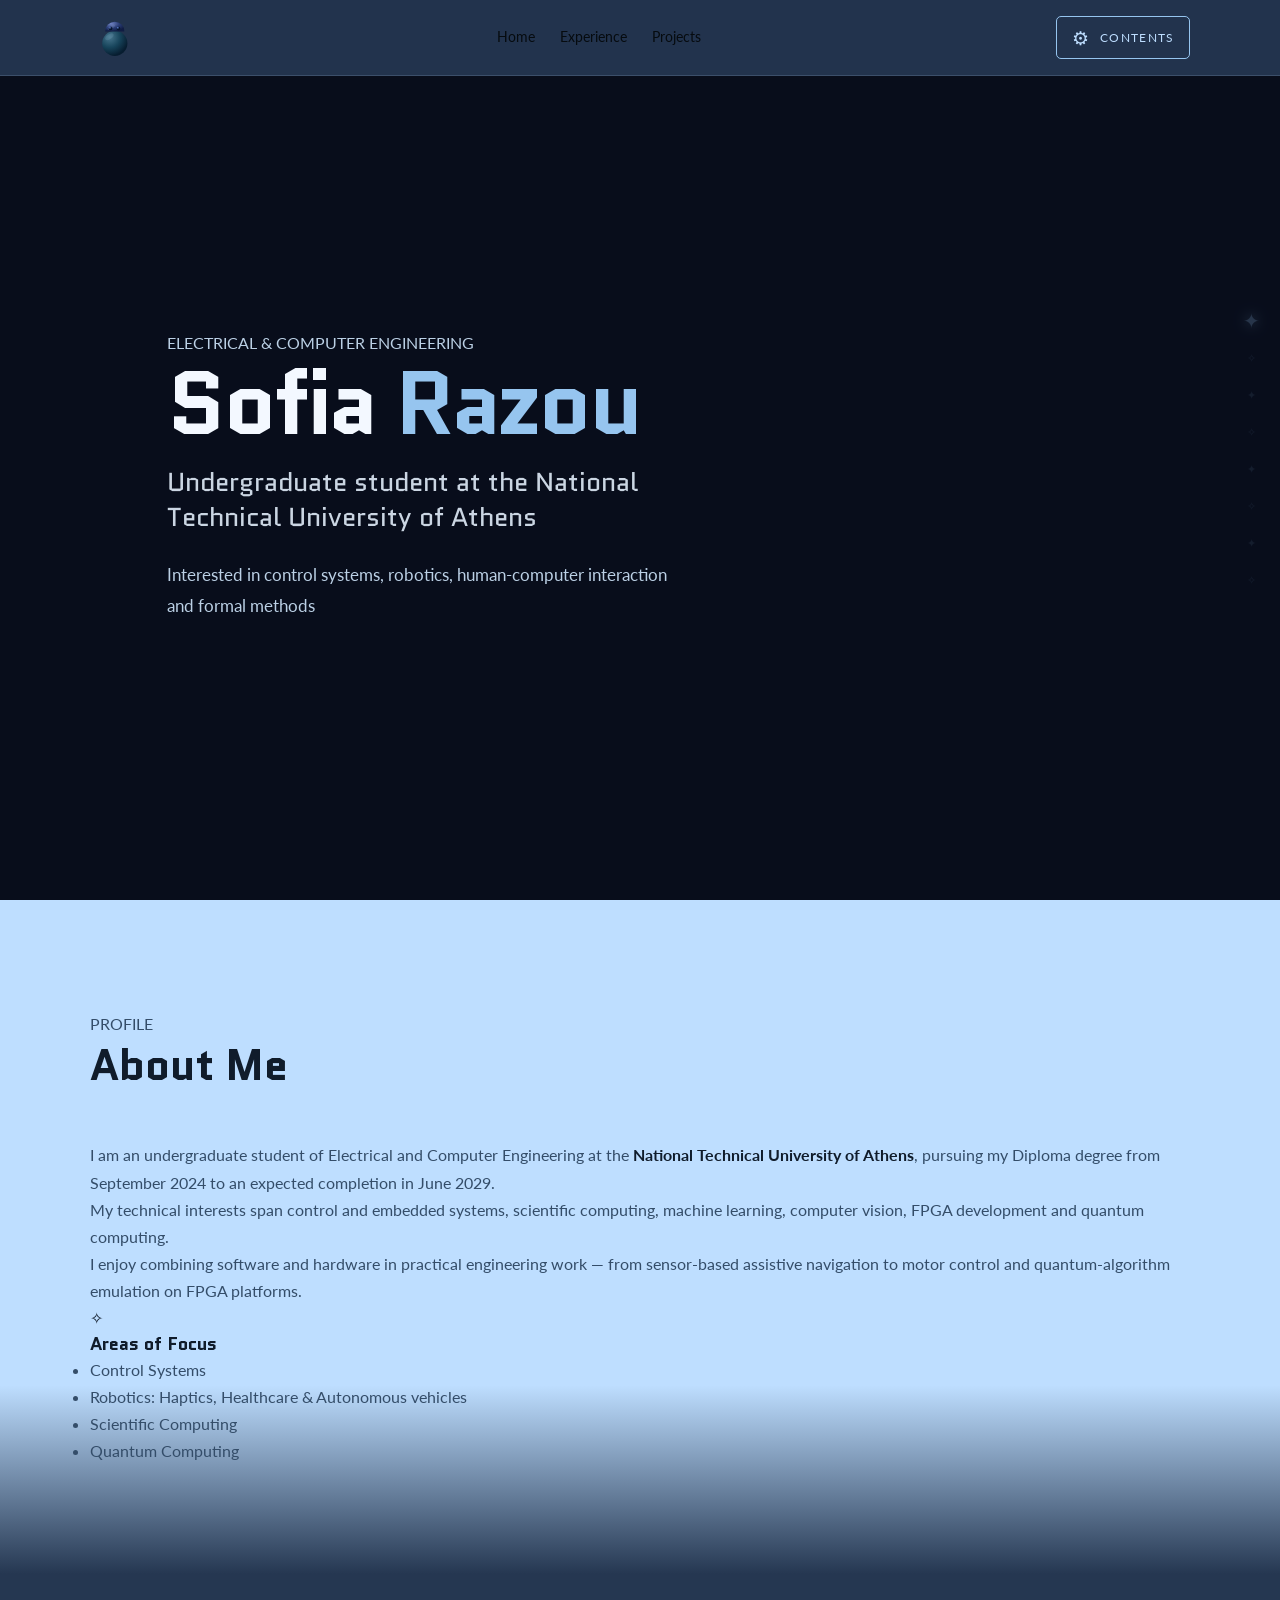
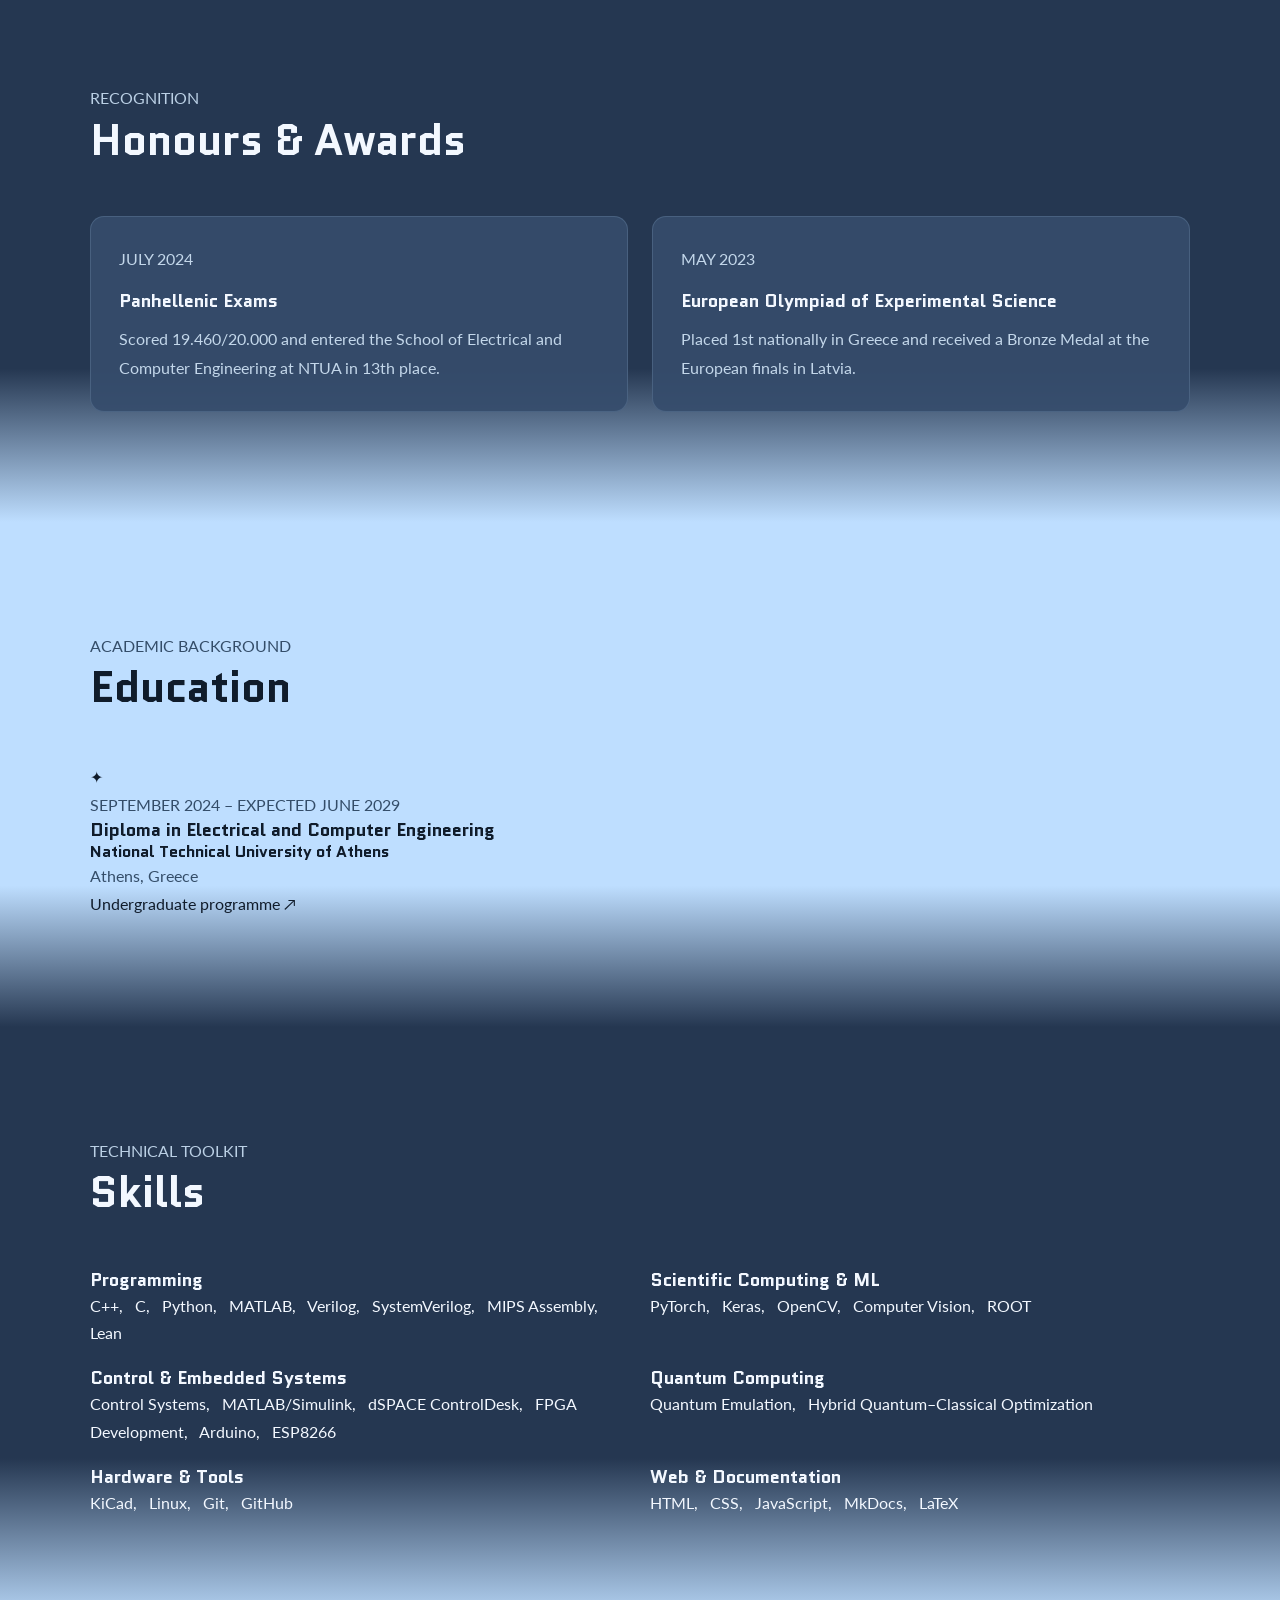
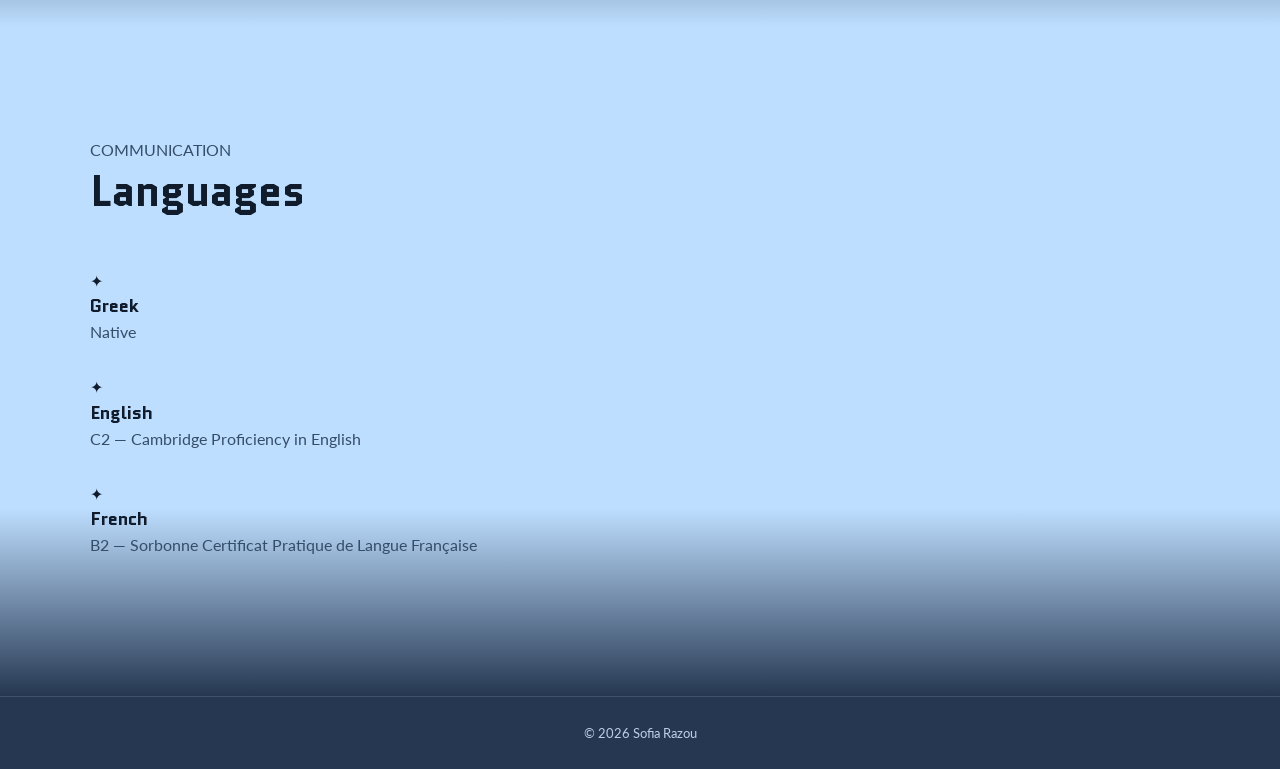
<file: index.html>
<!DOCTYPE html>
<html lang="en">
<head>
  <meta charset="UTF-8">
  <meta name="viewport" content="width=device-width, initial-scale=1.0">
  <meta name="description" content="Sofia Razou — Electrical and Computer Engineering student at NTUA.">
  <title>Sofia Razou | Home</title>
  <link rel="preconnect" href="https://fonts.googleapis.com">
  <link rel="preconnect" href="https://fonts.gstatic.com" crossorigin>
  <link href="https://fonts.googleapis.com/css2?family=Quantico:wght@400;700&family=Lato:wght@300;400;700&display=swap" rel="stylesheet">
  <link rel="stylesheet" href="style.css">
</head>
<body>
  <header class="navbar">
    <a class="logo robot-logo" href="index.html" aria-label="Sofia Razou — Home">
      <svg class="robot-mascot" viewBox="0 0 80 80" xmlns="http://www.w3.org/2000/svg" aria-hidden="true">
        <defs>
          <radialGradient id="bodyMetal" cx="30%" cy="25%" r="75%">
            <stop offset="0%" stop-color="#47758D"/>
            <stop offset="55%" stop-color="#17445B"/>
            <stop offset="100%" stop-color="#071D30"/>
          </radialGradient>
          <radialGradient id="headMetal" cx="30%" cy="20%" r="80%">
            <stop offset="0%" stop-color="#7184C4"/>
            <stop offset="55%" stop-color="#293C75"/>
            <stop offset="100%" stop-color="#101C43"/>
          </radialGradient>
          <radialGradient id="eyeMetal" cx="30%" cy="25%">
            <stop offset="0%" stop-color="#5576C4"/>
            <stop offset="100%" stop-color="#07152F"/>
          </radialGradient>
        </defs>
        <circle cx="38" cy="49" r="21" fill="url(#bodyMetal)"/>
        <ellipse cx="29" cy="38" rx="8" ry="4" fill="#9CC9E4" opacity=".15" transform="rotate(-35 29 38)"/>
        <path d="M22 29 A16 16 0 0 1 54 29 Z" fill="url(#headMetal)"/>
        <ellipse cx="32" cy="22" rx="7" ry="3" fill="#D0DCFF" opacity=".12" transform="rotate(-30 32 22)"/>
        <circle cx="31" cy="24" r="3.1" fill="url(#eyeMetal)"/>
        <circle cx="44" cy="24" r="3.1" fill="url(#eyeMetal)"/>
      </svg>
    </a>
    <nav class="nav-links" aria-label="Main navigation">
      <a href="index.html" aria-current="page" class="active">Home</a>
      <a href="experience.html" >Experience</a>
      <a href="projects.html" >Projects</a>
    </nav>
    <div class="contents-wrapper">
      <button class="contents-btn" id="contentsBtn" aria-expanded="false" aria-controls="contentsMenu">
        <span class="gear-icon">⚙</span> CONTENTS
      </button>
      <nav class="contents-menu" id="contentsMenu" hidden aria-label="Page contents">
        <a href="#about">About Me</a>
        <a href="#honours">Honours & Awards</a>
        <a href="#education">Education</a>
        <a href="#skills">Skills</a>
        <a href="#languages">Languages</a>
      </nav>
    </div>
  </header>

  <aside class="scroll-stars" id="scrollStars" aria-hidden="true">
    <span class="scroll-star">✦</span><span class="scroll-star">✧</span>
    <span class="scroll-star">✦</span><span class="scroll-star">✧</span>
    <span class="scroll-star">✦</span><span class="scroll-star">✧</span>
    <span class="scroll-star">✦</span><span class="scroll-star">✧</span>
  </aside>
  <main>

    <!-- HERO -->
    <section class="hero section dark-section" id="home">
      <div class="hero-video-container">
        <video class="hero-video" autoplay muted loop playsinline preload="auto">
          <source src="roller.mp4" type="video/mp4">
        </video>
      </div>
      <div class="section-container hero-content">
        <p class="eyebrow">ELECTRICAL &amp; COMPUTER ENGINEERING</p>
        <h1>Sofia <span>Razou</span></h1>
        <h2>Undergraduate student at the National Technical University of Athens</h2>
        <p class="hero-description">Interested in control systems, robotics, human-computer interaction and formal methods</p>
      </div>
    </section>

    <!-- ABOUT -->
    <section class="section light-section" id="about">
      <div class="section-container">
        <p class="section-kicker">PROFILE</p>
        <h2 class="section-title">About Me</h2>
        <div class="about-grid">
          <div class="prose">
            <p>I am an undergraduate student of Electrical and Computer Engineering at the <strong>National Technical University of Athens</strong>, pursuing my Diploma degree from September 2024 to an expected completion in June 2029.</p>
            <p>My technical interests span control and embedded systems, scientific computing, machine learning, computer vision, FPGA development and quantum computing.</p>
            <p>I enjoy combining software and hardware in practical engineering work — from sensor-based assistive navigation to motor control and quantum-algorithm emulation on FPGA platforms.</p>
          </div>
          <aside class="focus-panel">
            <span class="panel-star">✧</span>
            <h3>Areas of Focus</h3>
            <ul>
              <li>Control Systems</li>
              <li>Robotics: Haptics, Healthcare &amp; Autonomous vehicles</li>
              <li>Scientific Computing</li>
              <li>Quantum Computing</li>
            </ul>
          </aside>
        </div>
      </div>
    </section>

    <!-- HONOURS & AWARDS -->
    <section class="section dark-section" id="honours">
      <div class="section-container">
        <p class="section-kicker">RECOGNITION</p>
        <h2 class="section-title">Honours &amp; Awards</h2>
        <div class="cards-grid">
          <article class="info-card">
            <p class="date-label">JULY 2024</p>
            <h3>Panhellenic Exams</h3>
            <p>Scored 19.460/20.000 and entered the School of Electrical and Computer Engineering at NTUA in 13th place.</p>
          </article>
          <article class="info-card">
            <p class="date-label">MAY 2023</p>
            <h3>European Olympiad of Experimental Science</h3>
            <p>Placed 1st nationally in Greece and received a Bronze Medal at the European finals in Latvia.</p>
          </article>
        </div>
      </div>
    </section>

    <!-- EDUCATION -->
    <section class="section light-section" id="education">
      <div class="section-container">
        <p class="section-kicker">ACADEMIC BACKGROUND</p>
        <h2 class="section-title">Education</h2>
        <div class="timeline compact-timeline">
          <article class="timeline-item">
            <span class="timeline-star">✦</span>
            <div class="timeline-card">
              <p class="date-label">SEPTEMBER 2024 – EXPECTED JUNE 2029</p>
              <h3>Diploma in Electrical and Computer Engineering</h3>
              <h4>National Technical University of Athens</h4>
              <p class="location">Athens, Greece</p>
              <a class="text-link" href="https://www.ece.ntua.gr/en/undergraduate/info" target="_blank" rel="noopener noreferrer">Undergraduate programme ↗</a>
            </div>
          </article>
        </div>
      </div>
    </section>

    <!-- SKILLS -->
<!-- SKILLS -->
<section class="section dark-section" id="skills">
    <div class="section-container">
        <p class="section-kicker">TECHNICAL TOOLKIT</p>
        <h2 class="section-title">Skills</h2>

        <div class="skills-grid">

            <article class="skill-group">
                <h3>Programming</h3>
                <div class="tags">
                    C++, &nbsp; C, &nbsp; Python, &nbsp; MATLAB, &nbsp;
                    Verilog, &nbsp; SystemVerilog, &nbsp; MIPS Assembly, &nbsp; Lean
                </div>
            </article>

            <article class="skill-group">
                <h3>Scientific Computing &amp; ML</h3>
                <div class="tags">
                    PyTorch, &nbsp; Keras, &nbsp; OpenCV, &nbsp;
                    Computer Vision, &nbsp; ROOT
                </div>
            </article>

            <article class="skill-group">
                <h3>Control &amp; Embedded Systems</h3>
                <div class="tags">
                    Control Systems, &nbsp; MATLAB/Simulink, &nbsp;
                    dSPACE ControlDesk, &nbsp; FPGA Development, &nbsp;
                    Arduino, &nbsp; ESP8266
                </div>
            </article>

            <article class="skill-group">
                <h3>Quantum Computing</h3>
                <div class="tags">
                    Quantum Emulation, &nbsp;
                    Hybrid Quantum–Classical Optimization
                </div>
            </article>

            <article class="skill-group">
                <h3>Hardware &amp; Tools</h3>
                <div class="tags">
                    KiCad, &nbsp; Linux, &nbsp; Git, &nbsp; GitHub
                </div>
            </article>

            <article class="skill-group">
                <h3>Web &amp; Documentation</h3>
                <div class="tags">
                    HTML, &nbsp; CSS, &nbsp; JavaScript, &nbsp;
                    MkDocs, &nbsp; LaTeX
                </div>
            </article>

        </div>
    </div>
</section>

    <!-- LANGUAGES -->
    <section class="section light-section" id="languages">
      <div class="section-container">
        <p class="section-kicker">COMMUNICATION</p>
        <h2 class="section-title">Languages</h2>
        <div class="timeline language-timeline">
          <article class="timeline-item"><span class="timeline-star">✦</span><div class="timeline-card language-card"><h3>Greek</h3><p>Native</p></div></article>
          <article class="timeline-item"><span class="timeline-star">✦</span><div class="timeline-card language-card"><h3>English</h3><p>C2 — Cambridge Proficiency in English</p></div></article>
          <article class="timeline-item"><span class="timeline-star">✦</span><div class="timeline-card language-card"><h3>French</h3><p>B2 — Sorbonne Certificat Pratique de Langue Française</p></div></article>
        </div>
      </div>
    </section>

  </main>
  <footer class="footer">
    <p>© <span id="year"></span> Sofia Razou</p>
  </footer>
  <script src="script.js"></script>
</body>
</html>
</file>
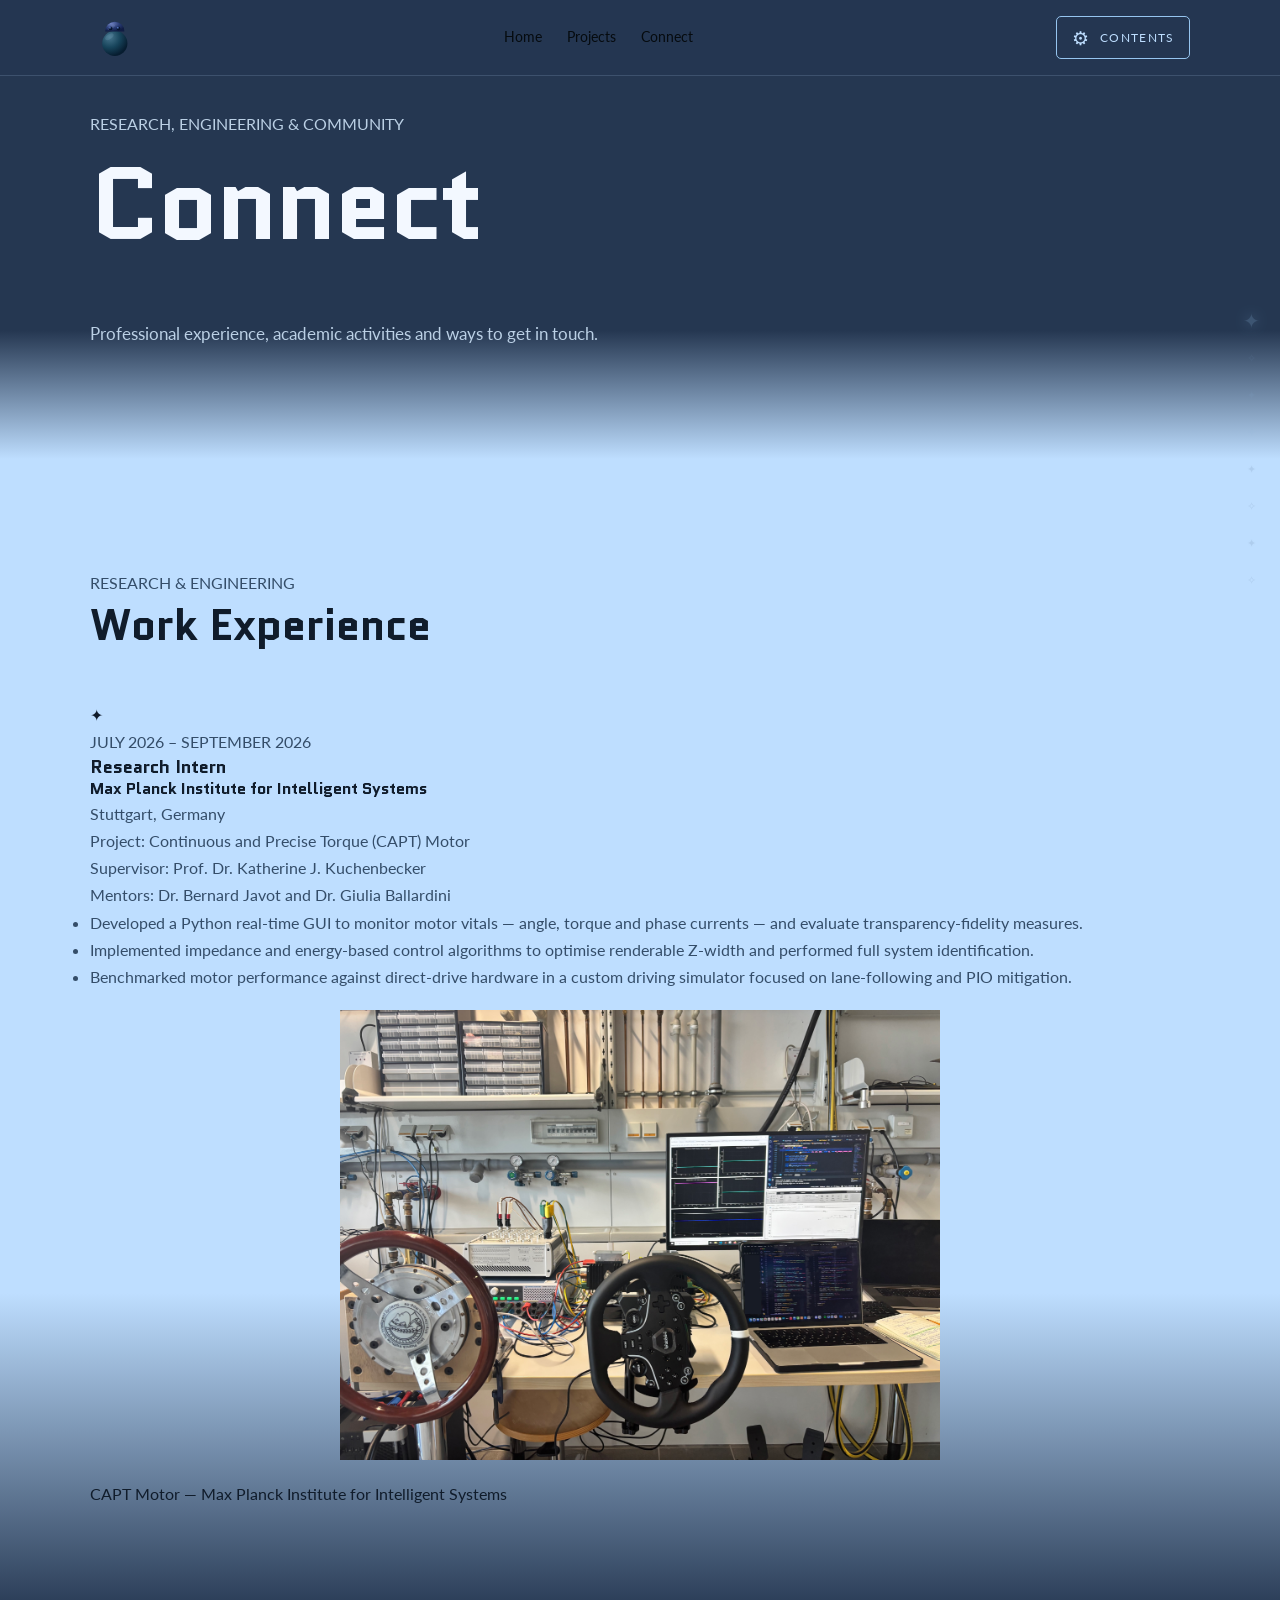
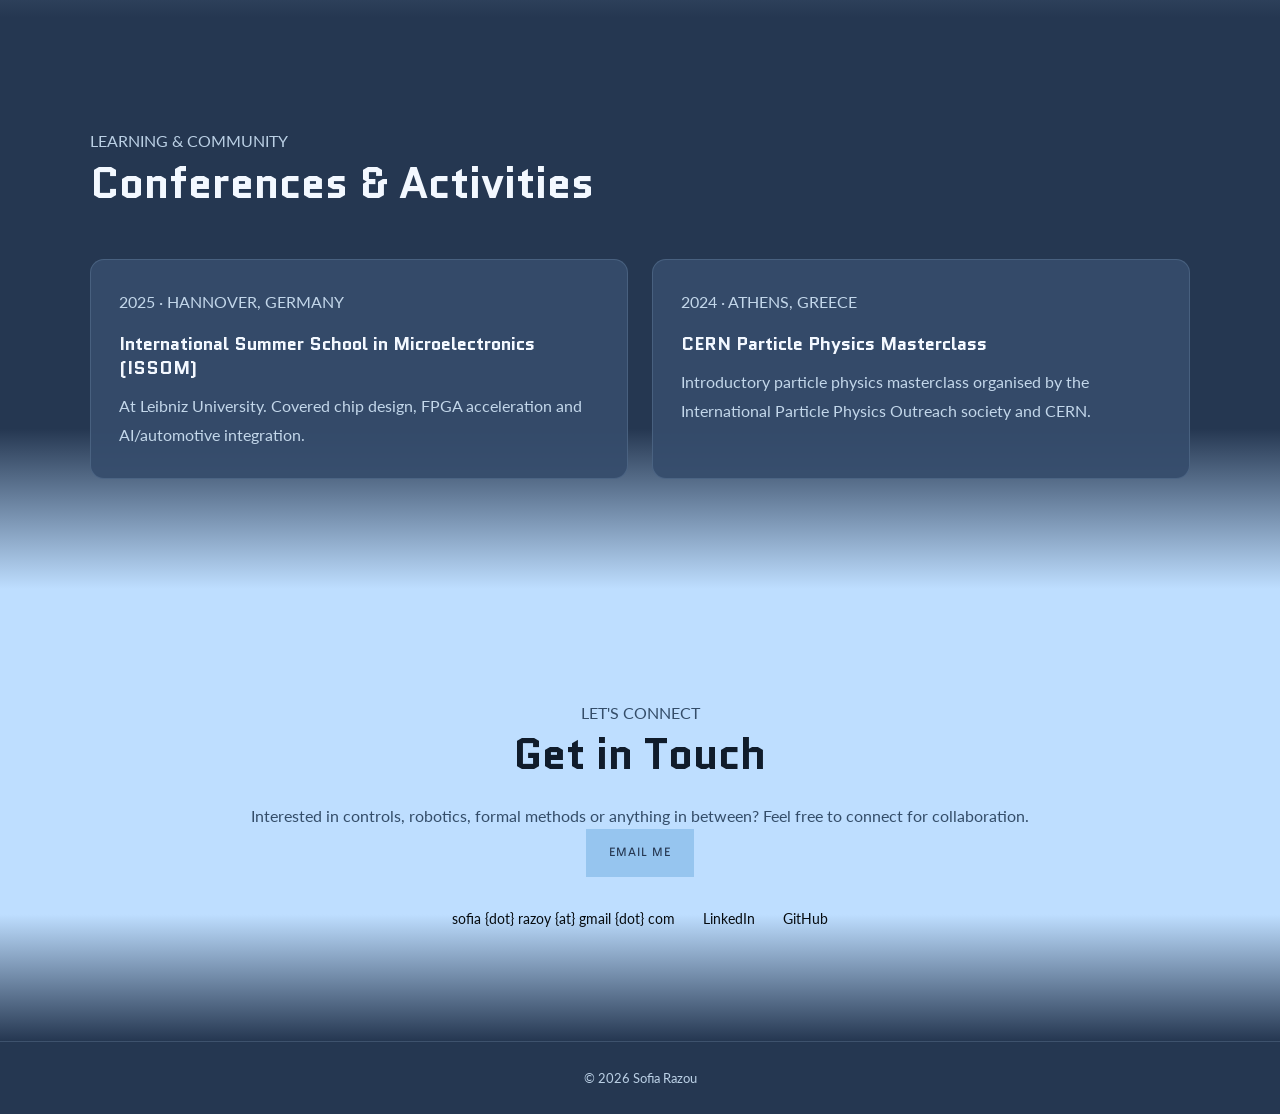
<file: connect.html>
<!DOCTYPE html>
<html lang="en">
<head>
  <meta charset="UTF-8">
  <meta name="viewport" content="width=device-width, initial-scale=1.0">
  <meta name="description" content="Sofia Razou — Electrical and Computer Engineering student at NTUA.">
  <title>Sofia Razou | Experience</title>
  <link rel="preconnect" href="https://fonts.googleapis.com">
  <link rel="preconnect" href="https://fonts.gstatic.com" crossorigin>
  <link href="https://fonts.googleapis.com/css2?family=Quantico:wght@400;700&family=Lato:wght@300;400;700&display=swap" rel="stylesheet">
  <link rel="stylesheet" href="style.css">
</head>
<body>
  <header class="navbar">
    <a class="logo robot-logo" href="index.html" aria-label="Sofia Razou — Home">
      <svg class="robot-mascot" viewBox="0 0 80 80" xmlns="http://www.w3.org/2000/svg" aria-hidden="true">
        <defs>
          <radialGradient id="bodyMetal" cx="30%" cy="25%" r="75%">
            <stop offset="0%" stop-color="#47758D"/>
            <stop offset="55%" stop-color="#17445B"/>
            <stop offset="100%" stop-color="#071D30"/>
          </radialGradient>
          <radialGradient id="headMetal" cx="30%" cy="20%" r="80%">
            <stop offset="0%" stop-color="#7184C4"/>
            <stop offset="55%" stop-color="#293C75"/>
            <stop offset="100%" stop-color="#101C43"/>
          </radialGradient>
          <radialGradient id="eyeMetal" cx="30%" cy="25%">
            <stop offset="0%" stop-color="#5576C4"/>
            <stop offset="100%" stop-color="#07152F"/>
          </radialGradient>
        </defs>
        <circle cx="38" cy="49" r="21" fill="url(#bodyMetal)"/>
        <ellipse cx="29" cy="38" rx="8" ry="4" fill="#9CC9E4" opacity=".15" transform="rotate(-35 29 38)"/>
        <path d="M22 29 A16 16 0 0 1 54 29 Z" fill="url(#headMetal)"/>
        <ellipse cx="32" cy="22" rx="7" ry="3" fill="#D0DCFF" opacity=".12" transform="rotate(-30 32 22)"/>
        <circle cx="31" cy="24" r="3.1" fill="url(#eyeMetal)"/>
        <circle cx="44" cy="24" r="3.1" fill="url(#eyeMetal)"/>
      </svg>
    </a>
    <nav class="nav-links" aria-label="Main navigation">
      <a href="index.html" >Home</a>
      <a href="projects.html" >Projects</a>
      <a href="connect.html" aria-current="page" class="active">Connect</a>
    </nav>
    <div class="contents-wrapper">
      <button class="contents-btn" id="contentsBtn" aria-expanded="false" aria-controls="contentsMenu">
        <span class="gear-icon">⚙</span> CONTENTS
      </button>
      <nav class="contents-menu" id="contentsMenu" hidden aria-label="Page contents">
        <a href="#experience">Work Experience</a>
        <a href="#conferences">Conferences & Activities</a>
        <a href="#contact">Contact</a>
      </nav>
    </div>
  </header>

  <aside class="scroll-stars" id="scrollStars" aria-hidden="true">
    <span class="scroll-star">✦</span><span class="scroll-star">✧</span>
    <span class="scroll-star">✦</span><span class="scroll-star">✧</span>
    <span class="scroll-star">✦</span><span class="scroll-star">✧</span>
    <span class="scroll-star">✦</span><span class="scroll-star">✧</span>
  </aside>
  <main>

    <section class="section dark-section page-intro" id="connect">
      <div class="section-container">
        <p class="section-kicker">RESEARCH, ENGINEERING &amp; COMMUNITY</p>
        <h1 class="section-title">Connect</h1>
        <p class="hero-description">Professional experience, academic activities and ways to get in touch.</p>
      </div>
    </section>

    <!-- EXPERIENCE -->
    <section class="section light-section" id="experience">
      <div class="section-container">
        <p class="section-kicker">RESEARCH &amp; ENGINEERING</p>
        <h2 class="section-title">Work Experience</h2>
        <div class="timeline">
          <article class="timeline-item">
            <span class="timeline-star">✦</span>
            <div class="timeline-card">
              <p class="date-label">JULY 2026 – SEPTEMBER 2026</p>
              <h3>Research Intern</h3>
              <h4>Max Planck Institute for Intelligent Systems</h4>
              <p class="location">Stuttgart, Germany</p>
              <p class="project-label">Project: Continuous and Precise Torque (CAPT) Motor</p>
              <p>Supervisor: Prof. Dr. Katherine J. Kuchenbecker<br>Mentors: Dr. Bernard Javot and Dr. Giulia Ballardini</p>
              <ul class="detail-list">
                <li>Developed a Python real-time GUI to monitor motor vitals — angle, torque and phase currents — and evaluate transparency-fidelity measures.</li>
                <li>Implemented impedance and energy-based control algorithms to optimise renderable Z-width and performed full system identification.</li>
                <li>Benchmarked motor performance against direct-drive hardware in a custom driving simulator focused on lane-following and PIO mitigation.</li>
              </ul>
              <figure class="media-card">
                <img src="capt-motor.jpg" alt="CAPT Motor project at the Max Planck Institute" loading="lazy" style="width: min(100%, 600px); height: auto; display: block; margin: 20px auto;">
                <figcaption>CAPT Motor — Max Planck Institute for Intelligent Systems</figcaption>
              </figure>
            </div>
          </article>
        </div>
      </div>
    </section>

    <!-- CONFERENCES -->
    <section class="section dark-section" id="conferences">
      <div class="section-container">
        <p class="section-kicker">LEARNING &amp; COMMUNITY</p>
        <h2 class="section-title">Conferences &amp; Activities</h2>
        <div class="cards-grid">
          <article class="info-card">
            <p class="date-label">2025 · HANNOVER, GERMANY</p>
            <h3>International Summer School in Microelectronics (ISSOM)</h3>
            <p>At Leibniz University. Covered chip design, FPGA acceleration and AI/automotive integration.</p>
          </article>
          <article class="info-card">
            <p class="date-label">2024 · ATHENS, GREECE</p>
            <h3>CERN Particle Physics Masterclass</h3>
            <p>Introductory particle physics masterclass organised by the International Particle Physics Outreach society and CERN.</p>
          </article>
        </div>
      </div>
    </section>

    <!-- CONTACT -->
    <section class="section light-section contact-section" id="contact">
      <div class="section-container">
        <p class="section-kicker">LET'S CONNECT</p>
        <h2 class="section-title">Get in Touch</h2>
        <p class="contact-copy">Interested in controls, robotics, formal methods or anything in between? Feel free to connect for collaboration.</p>
        <a class="btn primary-btn" href="mailto:sofia.razoy@gmail.com">EMAIL ME</a>
        <div class="contact-links">
          <a href="mailto:sofia.razoy@gmail.com">sofia {dot} razoy {at} gmail {dot} com</a>
          <a href="https://www.linkedin.com/in/sofia-razou-997180332/" target="_blank" rel="noopener noreferrer">LinkedIn</a>
          <a href="https://github.com/SofieRazou" target="_blank" rel="noopener noreferrer">GitHub</a>
        </div>
      </div>
    </section>

  </main>
  <footer class="footer">
    <p>© <span id="year"></span> Sofia Razou</p>
  </footer>
  <script src="script.js"></script>
</body>
</html>
</file>
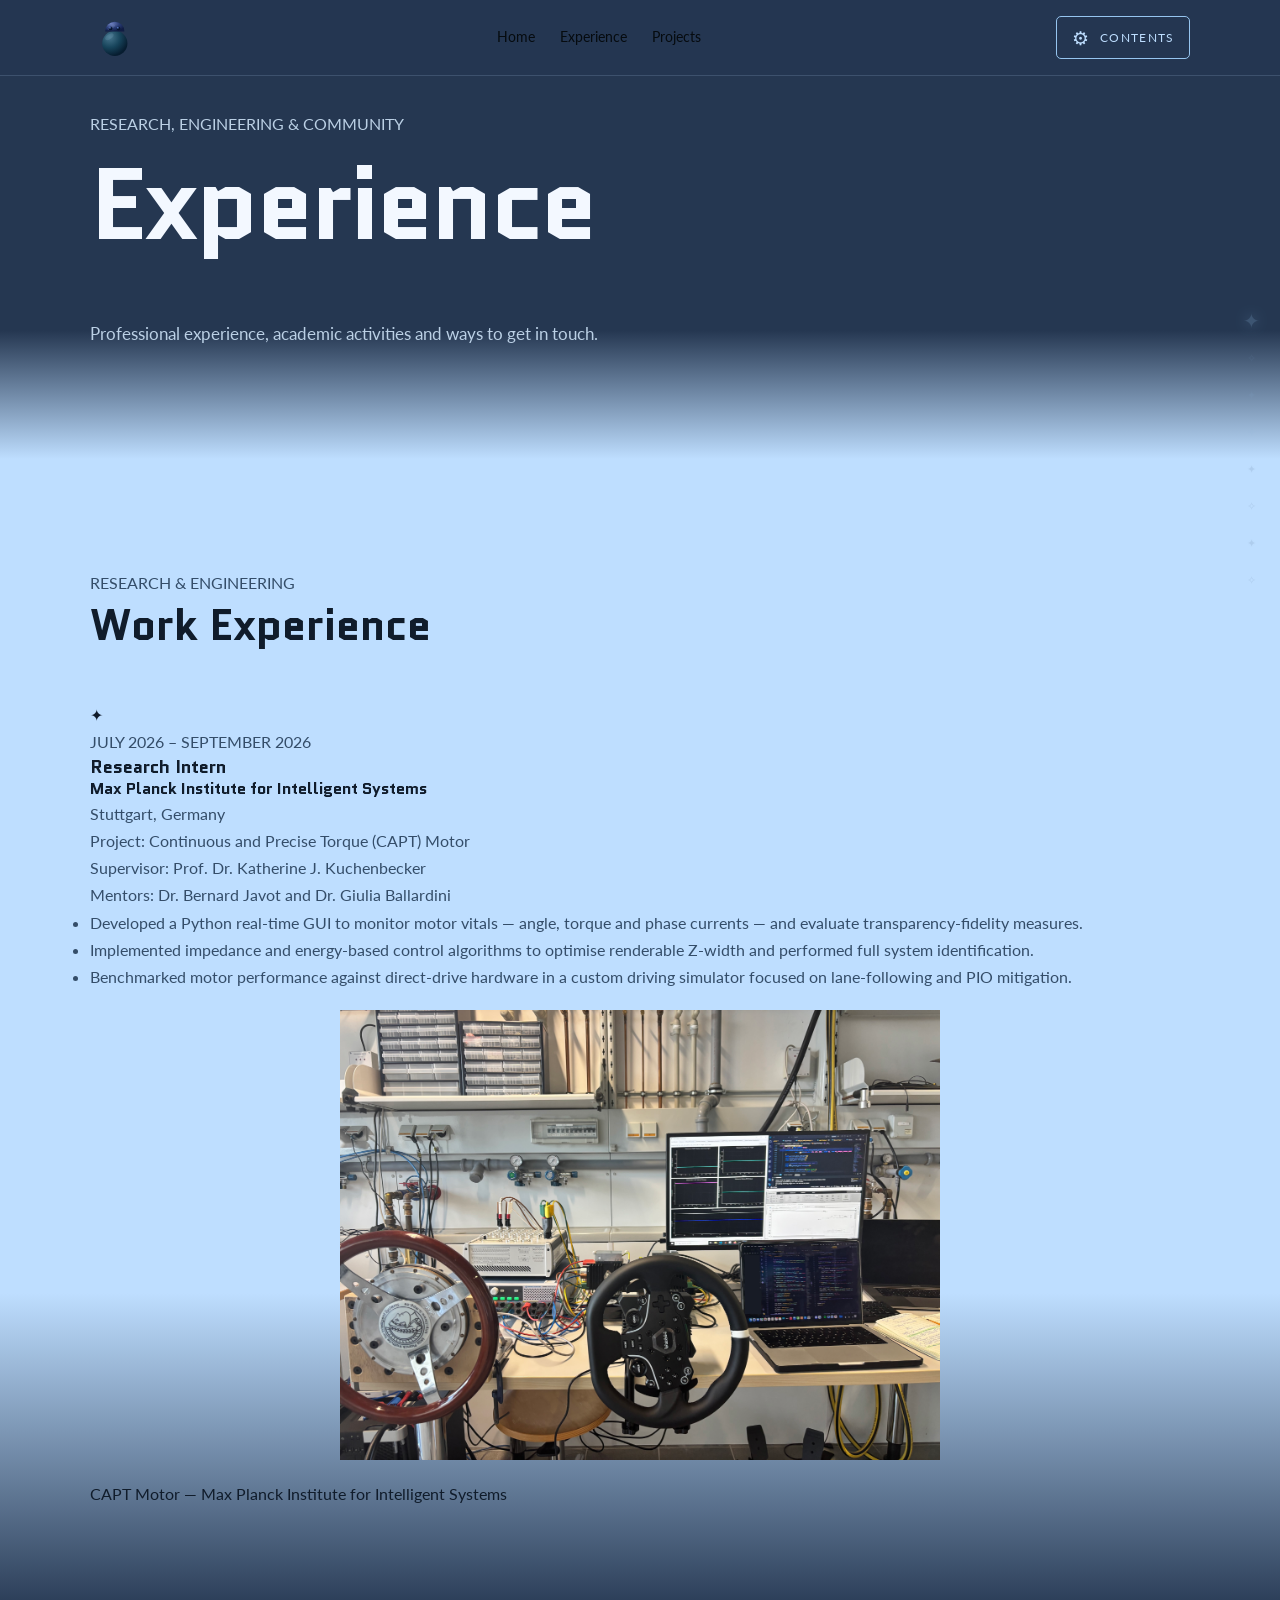
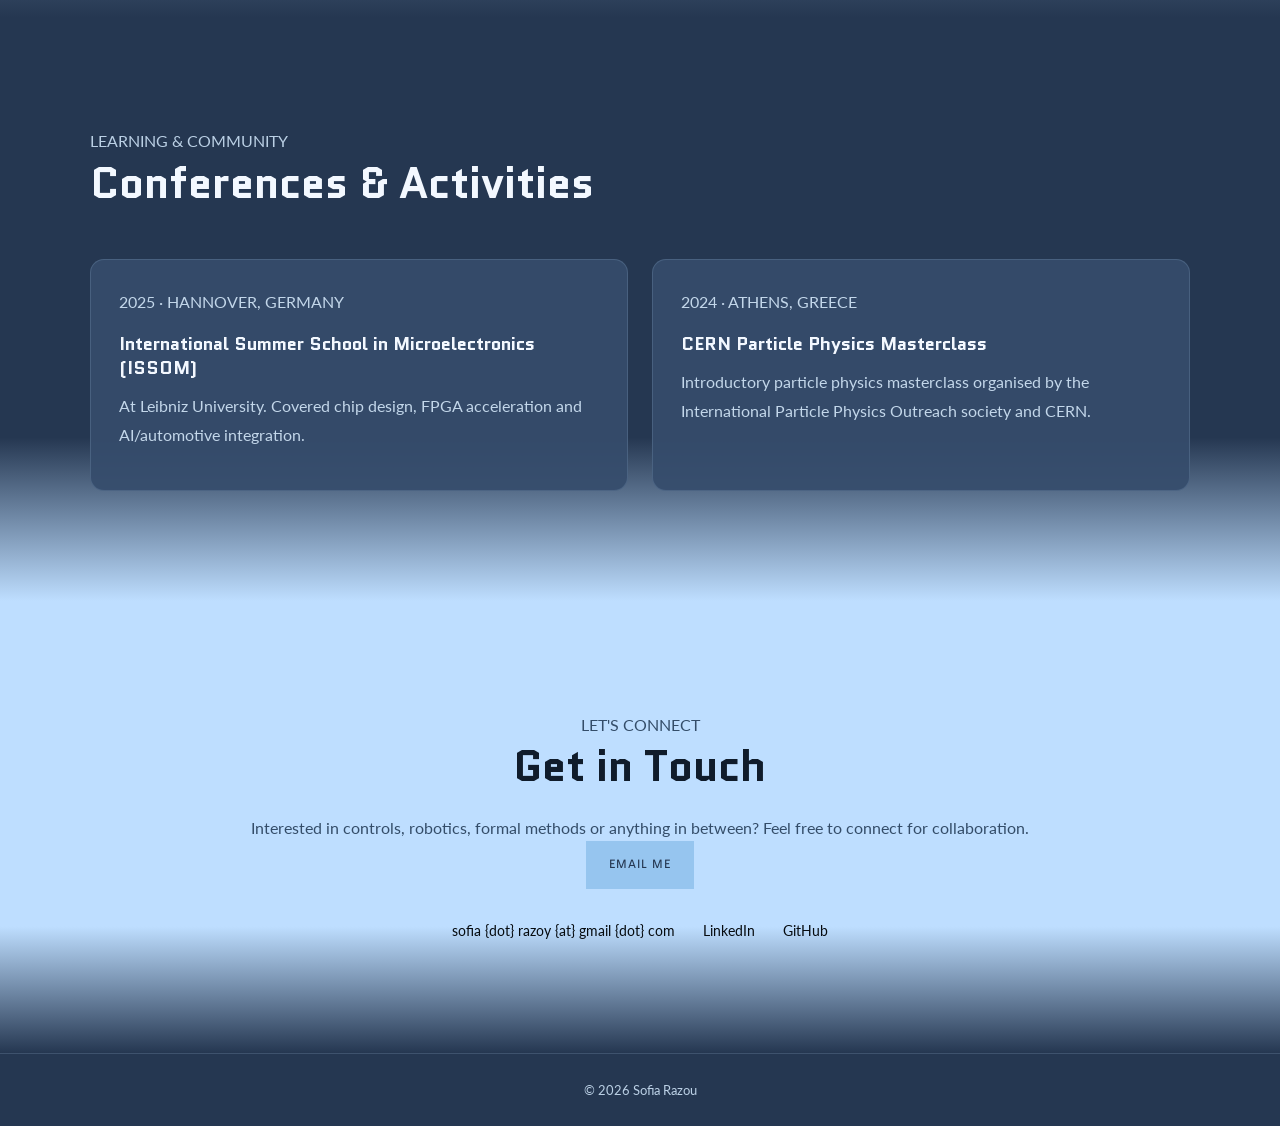
<file: experience.html>
<!DOCTYPE html>
<html lang="en">
<head>
  <meta charset="UTF-8">
  <meta name="viewport" content="width=device-width, initial-scale=1.0">
  <meta name="description" content="Sofia Razou — Electrical and Computer Engineering student at NTUA.">
  <title>Sofia Razou | Experience</title>
  <link rel="preconnect" href="https://fonts.googleapis.com">
  <link rel="preconnect" href="https://fonts.gstatic.com" crossorigin>
  <link href="https://fonts.googleapis.com/css2?family=Quantico:wght@400;700&family=Lato:wght@300;400;700&display=swap" rel="stylesheet">
  <link rel="stylesheet" href="style.css">
</head>
<body>
  <header class="navbar">
    <a class="logo robot-logo" href="index.html" aria-label="Sofia Razou — Home">
      <svg class="robot-mascot" viewBox="0 0 80 80" xmlns="http://www.w3.org/2000/svg" aria-hidden="true">
        <defs>
          <radialGradient id="bodyMetal" cx="30%" cy="25%" r="75%">
            <stop offset="0%" stop-color="#47758D"/>
            <stop offset="55%" stop-color="#17445B"/>
            <stop offset="100%" stop-color="#071D30"/>
          </radialGradient>
          <radialGradient id="headMetal" cx="30%" cy="20%" r="80%">
            <stop offset="0%" stop-color="#7184C4"/>
            <stop offset="55%" stop-color="#293C75"/>
            <stop offset="100%" stop-color="#101C43"/>
          </radialGradient>
          <radialGradient id="eyeMetal" cx="30%" cy="25%">
            <stop offset="0%" stop-color="#5576C4"/>
            <stop offset="100%" stop-color="#07152F"/>
          </radialGradient>
        </defs>
        <circle cx="38" cy="49" r="21" fill="url(#bodyMetal)"/>
        <ellipse cx="29" cy="38" rx="8" ry="4" fill="#9CC9E4" opacity=".15" transform="rotate(-35 29 38)"/>
        <path d="M22 29 A16 16 0 0 1 54 29 Z" fill="url(#headMetal)"/>
        <ellipse cx="32" cy="22" rx="7" ry="3" fill="#D0DCFF" opacity=".12" transform="rotate(-30 32 22)"/>
        <circle cx="31" cy="24" r="3.1" fill="url(#eyeMetal)"/>
        <circle cx="44" cy="24" r="3.1" fill="url(#eyeMetal)"/>
      </svg>
    </a>
    <nav class="nav-links" aria-label="Main navigation">
      <a href="index.html" >Home</a>
      <a href="experience.html" aria-current="page" class="active">Experience</a>
      <a href="projects.html" >Projects</a>
    </nav>
    <div class="contents-wrapper">
      <button class="contents-btn" id="contentsBtn" aria-expanded="false" aria-controls="contentsMenu">
        <span class="gear-icon">⚙</span> CONTENTS
      </button>
      <nav class="contents-menu" id="contentsMenu" hidden aria-label="Page contents">
        <a href="#experience">Work Experience</a>
        <a href="#conferences">Conferences & Activities</a>
        <a href="#contact">Contact</a>
      </nav>
    </div>
  </header>

  <aside class="scroll-stars" id="scrollStars" aria-hidden="true">
    <span class="scroll-star">✦</span><span class="scroll-star">✧</span>
    <span class="scroll-star">✦</span><span class="scroll-star">✧</span>
    <span class="scroll-star">✦</span><span class="scroll-star">✧</span>
    <span class="scroll-star">✦</span><span class="scroll-star">✧</span>
  </aside>
  <main>

    <section class="section dark-section page-intro" id="experience">
      <div class="section-container">
        <p class="section-kicker">RESEARCH, ENGINEERING &amp; COMMUNITY</p>
        <h1 class="section-title">Experience</h1>
        <p class="hero-description">Professional experience, academic activities and ways to get in touch.</p>
      </div>
    </section>

    <!-- EXPERIENCE -->
    <section class="section light-section" id="experience">
      <div class="section-container">
        <p class="section-kicker">RESEARCH &amp; ENGINEERING</p>
        <h2 class="section-title">Work Experience</h2>
        <div class="timeline">
          <article class="timeline-item">
            <span class="timeline-star">✦</span>
            <div class="timeline-card">
              <p class="date-label">JULY 2026 – SEPTEMBER 2026</p>
              <h3>Research Intern</h3>
              <h4>Max Planck Institute for Intelligent Systems</h4>
              <p class="location">Stuttgart, Germany</p>
              <p class="project-label">Project: Continuous and Precise Torque (CAPT) Motor</p>
              <p>Supervisor: Prof. Dr. Katherine J. Kuchenbecker<br>Mentors: Dr. Bernard Javot and Dr. Giulia Ballardini</p>
              <ul class="detail-list">
                <li>Developed a Python real-time GUI to monitor motor vitals — angle, torque and phase currents — and evaluate transparency-fidelity measures.</li>
                <li>Implemented impedance and energy-based control algorithms to optimise renderable Z-width and performed full system identification.</li>
                <li>Benchmarked motor performance against direct-drive hardware in a custom driving simulator focused on lane-following and PIO mitigation.</li>
              </ul>
              <figure class="media-card">
                <img src="capt-motor.jpg" alt="CAPT Motor project at the Max Planck Institute" loading="lazy" style="width: min(100%, 600px); height: auto; display: block; margin: 20px auto;">
                <figcaption>CAPT Motor — Max Planck Institute for Intelligent Systems</figcaption>
              </figure>
            </div>
          </article>
        </div>
      </div>
    </section>

    <!-- CONFERENCES -->
    <section class="section dark-section" id="conferences">
      <div class="section-container">
        <p class="section-kicker">LEARNING &amp; COMMUNITY</p>
        <h2 class="section-title">Conferences &amp; Activities</h2>
        <div class="cards-grid">
          <article class="info-card">
            <p class="date-label">2025 · HANNOVER, GERMANY</p>
            <h3>International Summer School in Microelectronics (ISSOM)</h3>
            <p>At Leibniz University. Covered chip design, FPGA acceleration and AI/automotive integration.</p>
            <p> </p>
          </article>


          <article class="info-card">
            <p class="date-label">2024 · ATHENS, GREECE</p>
            <h3>CERN Particle Physics Masterclass</h3>
            <p>Introductory particle physics masterclass organised by the International Particle Physics Outreach society and CERN.</p>
          </article>
        </div>
      </div>
    </section>

    <!-- CONTACT -->
    <section class="section light-section contact-section" id="contact">
      <div class="section-container">
        <p class="section-kicker">LET'S CONNECT</p>
        <h2 class="section-title">Get in Touch</h2>
        <p class="contact-copy">Interested in controls, robotics, formal methods or anything in between? Feel free to connect for collaboration.</p>
        <a class="btn primary-btn" href="mailto:sofia.razoy@gmail.com">EMAIL ME</a>
        <div class="contact-links">
          <a href="mailto:sofia.razoy@gmail.com">sofia {dot} razoy {at} gmail {dot} com</a>
          <a href="https://www.linkedin.com/in/sofia-razou-997180332/" target="_blank" rel="noopener noreferrer">LinkedIn</a>
          <a href="https://github.com/SofieRazou" target="_blank" rel="noopener noreferrer">GitHub</a>
        </div>
      </div>
    </section>

  </main>
  <footer class="footer">
    <p>© <span id="year"></span> Sofia Razou</p>
  </footer>
  <script src="script.js"></script>
</body>
</html>
</file>
<file: style.css>
/* =========================================
   SOFIA RAZOU — PORTFOLIO
   Typography: Quantico + Lato
   Theme: Dark navy, blue accents, soft gradients
========================================= */

:root {
    --background: #202e46;
    --surface: #283a54;
    --card: #192330;
    --accent: #65b5ff;
    --accent-soft: rgba(101, 181, 255, 0.15);
    --text: #f2f5f9;
    --muted: #9ba8b8;
    --border: rgba(255, 255, 255, 0.08);

    --heading-font: 'Quantico', sans-serif;
    --body-font: 'Lato', sans-serif;

    --content-width: 1120px;
    --section-padding: 110px;
}

/* RESET */

* {
    margin: 0;
    padding: 0;
    box-sizing: border-box;
}

html {
    scroll-behavior: smooth;
    scroll-padding-top: 90px;
}

body {
    min-width: 320px;
    background: var(--background);
    color: var(--text);
    font-family: var(--body-font);
    line-height: 1.7;
    overflow-x: hidden;
}

a {
    color: inherit;
    text-decoration: none;
}

button {
    font: inherit;
}

::selection {
    background: var(--accent);
    color: var(--background);
}

/* TYPOGRAPHY */

h1,
h2,
h3,
h4,
.logo {
    font-family: var(--heading-font);
    font-weight: 700;
    line-height: 1.3;
}

h1 {
    font-size: clamp(3.2rem, 8vw, 6.5rem);
    letter-spacing: -3px;
}

h2 {
    font-size: clamp(1.8rem, 4vw, 2.7rem);
}

h3 {
    font-size: 1.15rem;
}

p {
    color: var(--muted);
}

/* NAVIGATION */

.navbar {
    position: fixed;
    top: 0;
    left: 0;
    z-index: 1000;
    width: 100%;
    min-height: 76px;
    padding: 0 7%;
    display: flex;
    align-items: center;
    justify-content: space-between;
    gap: 25px;
    background: rgba(11, 14, 19, 0.88);
    border-bottom: 1px solid var(--border);
    backdrop-filter: blur(16px);
}

.logo {
    font-size: 1.8rem;
    color: var(--text);
    letter-spacing: -2px;
}

.logo span,
.hero h1 span {
    color: var(--accent);
}

.nav-links {
    display: flex;
    align-items: center;
    gap: 25px;
}

.nav-links a,
.hero-socials a,
.contact-links a {
    color: var(--muted);
    font-size: 0.9rem;
    transition: color 0.25s ease;
}

.nav-links a:hover,
.hero-socials a:hover,
.contact-links a:hover {
    color: var(--accent);
}

/* CONTENTS BUTTON AND DROPDOWN */

.contents-wrapper {
    position: relative;
}

.contents-btn {
    display: flex;
    align-items: center;
    gap: 10px;
    padding: 10px 15px;
    background: transparent;
    color: var(--accent);
    border: 1px solid rgba(101, 181, 255, 0.55);
    border-radius: 5px;
    cursor: pointer;
    font-family: var(--body-font);
    font-size: 0.78rem;
    letter-spacing: 1.3px;
    transition: background 0.3s ease, color 0.3s ease;
}

.contents-btn:hover,
.contents-btn[aria-expanded="true"] {
    background: var(--accent);
    color: var(--background);
}

.gear-icon {
    display: inline-block;
    font-size: 1.2rem;
    line-height: 1;
    transition: transform 0.7s ease;
}

.contents-btn:hover .gear-icon,
.contents-btn[aria-expanded="true"] .gear-icon {
    transform: rotate(180deg);
}

.contents-menu {
    position: absolute;
    top: calc(100% + 12px);
    right: 0;
    z-index: 1100;
    width: 255px;
    padding: 12px;
    background: rgba(18, 25, 35, 0.98);
    border: 1px solid var(--border);
    border-radius: 9px;
    box-shadow: 0 15px 45px rgba(0, 0, 0, 0.4);
    backdrop-filter: blur(15px);
}

.contents-menu[hidden] {
    display: none;
}

.contents-menu a {
    display: block;
    padding: 10px 12px;
    color: var(--muted);
    font-size: 0.9rem;
    border-radius: 5px;
    transition: color 0.25s ease, background 0.25s ease;
}

.contents-menu a:hover {
    color: var(--accent);
    background: var(--accent-soft);
}

/* RIGHT-HAND SCROLL STARS */

.scroll-stars {
    position: fixed;
    top: 50%;
    right: 24px;
    z-index: 500;
    display: flex;
    flex-direction: column;
    align-items: center;
    justify-content: space-between;
    gap: 24px;
    height: 270px;
    transform: translateY(-50%);
    pointer-events: none;
    opacity: 0.35;
    transition: opacity 0.3s ease;
}

.scroll-stars.visible {
    opacity: 1;
}

.scroll-star {
    display: block;
    color: var(--accent);
    font-size: 13px;
    line-height: 1;
    opacity: 0.35;
    text-shadow: 0 0 8px rgba(101, 181, 255, 0.3);
    transform: scale(0.85);
    transition:
        opacity 0.35s ease,
        transform 0.35s ease,
        text-shadow 0.35s ease;
}

.scroll-star.active {
    opacity: 1;
    transform: scale(1.45);
    text-shadow:
        0 0 7px var(--accent),
        0 0 17px rgba(101, 181, 255, 0.8);
}

/* GENERAL SECTIONS */

.section {
    position: relative;
    padding: var(--section-padding) 7%;
    border: none;
    isolation: isolate;
}

.section-container {
    width: 100%;
    max-width: var(--content-width);
    margin: 0 auto;
}

.dark-section {
    background: var(--background);
}

.light-section {
    background: var(--surface);
}

/*
   The gradients are applied to the sections themselves.
   Each section fades toward the next section's background.
   There are no separator elements, waves or hard borders.
*/

.dark-section:not(.hero) {
    background: linear-gradient(
        to bottom,
        var(--background) 0%,
        var(--background) 72%,
        var(--surface) 100%
    );
}

.light-section {
    background: linear-gradient(
        to bottom,
        var(--surface) 0%,
        var(--surface) 72%,
        var(--background) 100%
    );
}

.section-subtitle {
    margin-bottom: 12px;
    color: var(--accent);
    font-family: var(--heading-font);
    font-size: 0.75rem;
    letter-spacing: 3px;
    text-transform: uppercase;
}

.section-title {
    margin-bottom: 48px;
    color: var(--text);
}

/* HERO */

.hero {
    min-height: 100vh;
    padding-top: 150px;
    padding-bottom: 100px;
    display: flex;
    align-items: center;
    background:
        radial-gradient(
            ellipse at 75% 45%,
            rgba(47, 105, 163, 0.13),
            transparent 42%
        ),
        linear-gradient(
            to bottom,
            #0b0e13 0%,
            #0d121a 75%,
            var(--surface) 100%
        );
}

.hero-container {
    display: flex;
    align-items: center;
}

.hero-content {
    max-width: 760px;
}

.hero-intro {
    margin-bottom: 18px;
    color: var(--accent);
    font-family: var(--heading-font);
    font-size: 0.9rem;
    letter-spacing: 4px;
}

.hero h1 {
    margin-bottom: 15px;
}

.hero h2 {
    margin-bottom: 25px;
    color: #cbd6e3;
    font-size: clamp(1.15rem, 2.5vw, 1.65rem);
    font-weight: 400;
}

.hero-description {
    max-width: 650px;
    font-size: 1.08rem;
    line-height: 1.9;
}

.hero-buttons {
    display: flex;
    flex-wrap: wrap;
    gap: 15px;
    margin-top: 35px;
}

.btn {
    display: inline-flex;
    align-items: center;
    justify-content: center;
    min-height: 46px;
    padding: 12px 22px;
    font-family: var(--heading-font);
    font-size: 0.78rem;
    letter-spacing: 1px;
    transition:
        background 0.3s ease,
        color 0.3s ease,
        border-color 0.3s ease,
        transform 0.3s ease;
}

.btn:hover {
    transform: translateY(-3px);
}

.primary-btn {
    background: var(--accent);
    color: var(--background);
    border: 1px solid var(--accent);
}

.primary-btn:hover {
    background: transparent;
    color: var(--accent);
}

.secondary-btn {
    background: transparent;
    color: var(--text);
    border: 1px solid rgba(255, 255, 255, 0.25);
}

.secondary-btn:hover {
    color: var(--accent);
    border-color: var(--accent);
}

.hero-socials {
    display: flex;
    gap: 25px;
    margin-top: 35px;
}

/* ABOUT */

.about-content {
    display: grid;
    grid-template-columns: 1.5fr 0.8fr;
    gap: 65px;
    align-items: start;
}

.about-text p {
    margin-bottom: 18px;
    line-height: 1.9;
}

.about-text strong {
    color: var(--text);
}

.about-highlight {
    padding: 28px;
    background: rgba(11, 14, 19, 0.38);
    border: 1px solid var(--border);
    border-radius: 10px;
}

.highlight-symbol {
    display: inline-block;
    margin-bottom: 12px;
    color: var(--accent);
    font-size: 2rem;
}

.about-highlight h3 {
    margin-bottom: 18px;
}

.about-highlight ul {
    padding-left: 18px;
    color: var(--muted);
}

.about-highlight li {
    margin: 9px 0;
}

/* CARDS AND GRIDS */

.education-grid,
.awards-grid,
.certifications-grid,
.projects-grid {
    display: grid;
    grid-template-columns: repeat(2, minmax(0, 1fr));
    gap: 22px;
}

.info-card,
.project-card,
.skill-category {
    padding: 27px;
    background: rgba(25, 35, 48, 0.7);
    border: 1px solid var(--border);
    border-radius: 9px;
    transition:
        transform 0.3s ease,
        border-color 0.3s ease,
        background 0.3s ease;
}

.light-section .info-card,
.light-section .project-card,
.light-section .skill-category {
    background: rgba(11, 14, 19, 0.3);
}

.info-card:hover,
.project-card:hover,
.skill-category:hover {
    transform: translateY(-5px);
    border-color: rgba(101, 181, 255, 0.45);
    background-color: rgba(101, 181, 255, 0.055);
}

.info-card h3,
.project-card h3 {
    margin: 8px 0 12px;
    color: var(--text);
}

.info-card h4 {
    margin: 5px 0 12px;
    color: #c1cfdd;
    font-family: var(--body-font);
    font-size: 0.95rem;
    font-weight: 700;
}

.info-card p,
.project-card p {
    line-height: 1.8;
}

.card-date {
    color: var(--accent);
    font-family: var(--heading-font);
    font-size: 0.78rem;
    letter-spacing: 1px;
}

.card-location {
    display: inline-block;
    margin-top: 15px;
    color: var(--muted);
    font-size: 0.82rem;
}

.muted-text {
    margin-top: 12px;
    font-size: 0.9rem;
}

/* EXPERIENCE AND LANGUAGE TIMELINES */

.experience-timeline {
    position: relative;
    max-width: 900px;
    margin-left: 14px;
    padding-left: 48px;
}

.experience-timeline::before {
    content: "";
    position: absolute;
    top: 10px;
    bottom: 12px;
    left: 0;
    width: 1px;
    background: linear-gradient(
        to bottom,
        transparent,
        rgba(101, 181, 255, 0.8) 10%,
        rgba(101, 181, 255, 0.45) 85%,
        transparent
    );
}

.timeline-item {
    position: relative;
    padding: 0 0 52px;
}

.timeline-item:last-child {
    padding-bottom: 0;
}

.timeline-marker {
    position: absolute;
    top: 2px;
    left: -61px;
    z-index: 1;
    width: 26px;
    height: 26px;
    display: flex;
    align-items: center;
    justify-content: center;
    color: var(--accent);
    background: var(--background);
    border: 1px solid rgba(101, 181, 255, 0.55);
    border-radius: 50%;
    font-size: 12px;
    text-shadow: 0 0 10px var(--accent);
    box-shadow: 0 0 15px rgba(101, 181, 255, 0.12);
}

.timeline-content {
    padding: 24px 27px;
    background: rgba(25, 35, 48, 0.62);
    border: 1px solid var(--border);
    border-radius: 9px;
    transition: border-color 0.3s ease, transform 0.3s ease;
}

.timeline-content:hover {
    border-color: rgba(101, 181, 255, 0.45);
    transform: translateX(5px);
}

.timeline-content h3 {
    margin: 8px 0 10px;
    color: var(--text);
}

.timeline-content h4 {
    margin: 5px 0;
    color: #c1cfdd;
    font-family: var(--body-font);
    font-size: 0.95rem;
}

.timeline-content p {
    margin-top: 12px;
}

.language-timeline {
    max-width: 650px;
}

.language-timeline .timeline-item {
    padding-bottom: 28px;
}

.language-timeline .timeline-content {
    padding: 18px 24px;
}

.language-timeline .timeline-content h3 {
    margin-top: 0;
}

/* PROJECTS */

.project-number {
    color: var(--accent);
    font-family: var(--heading-font);
    font-size: 0.8rem;
    letter-spacing: 2px;
}

.project-details {
    margin-top: 18px;
    padding-top: 13px;
    color: var(--accent) !important;
    border-top: 1px solid var(--border);
    font-size: 0.8rem;
}

/* SKILLS */

.skills-grid {
    display: grid;
    grid-template-columns: repeat(2, minmax(0, 1fr));
    gap: 20px;
}

.skill-category h3 {
    margin-bottom: 18px;
    color: var(--text);
}

.skill-tags {
    display: flex;
    flex-wrap: wrap;
    gap: 9px;
}

.skill-tags span {
    padding: 7px 12px;
    color: #c8d6e5;
    background: rgba(101, 181, 255, 0.09);
    border: 1px solid rgba(101, 181, 255, 0.17);
    border-radius: 4px;
    font-size: 0.82rem;
}

/* CONTACT */

.contact-section {
    text-align: center;
}

.contact-section .section-title {
    margin-bottom: 20px;
}

.contact-description {
    max-width: 600px;
    margin: 0 auto 30px;
    font-size: 1.05rem;
}

.contact-links {
    display: flex;
    justify-content: center;
    flex-wrap: wrap;
    gap: 28px;
    margin-top: 30px;
}

/* FOOTER */

.footer {
    padding: 25px 7%;
    text-align: center;
    background: var(--background);
    border-top: 1px solid var(--border);
}

.footer p {
    font-size: 0.82rem;
}

/* RESPONSIVE DESIGN */

@media (max-width: 900px) {
    .navbar {
        padding: 0 4%;
    }

    .nav-links {
        gap: 14px;
    }

    .nav-links a {
        font-size: 0.82rem;
    }

    .section {
        padding: 85px 6%;
    }

    .about-content {
        grid-template-columns: 1fr;
        gap: 30px;
    }

    .scroll-stars {
        right: 10px;
        gap: 19px;
        height: 220px;
    }
}

@media (max-width: 650px) {
    .navbar {
        min-height: 68px;
        gap: 12px;
    }

    .nav-links {
        display: none;
    }

    .logo {
        font-size: 1.55rem;
    }

    .contents-btn {
        padding: 9px 11px;
        font-size: 0.72rem;
    }

    .hero {
        min-height: 90vh;
        padding-top: 125px;
    }

    .hero h1 {
        letter-spacing: -2px;
    }

    .hero-buttons {
        align-items: flex-start;
        flex-direction: column;
    }

    .hero-socials {
        gap: 18px;
    }

    .education-grid,
    .awards-grid,
    .certifications-grid,
    .projects-grid,
    .skills-grid {
        grid-template-columns: 1fr;
    }

    .section {
        padding: 75px 7%;
    }

    .section-title {
        margin-bottom: 32px;
    }

    .experience-timeline {
        margin-left: 9px;
        padding-left: 37px;
    }

    .timeline-marker {
        left: -50px;
    }

    .timeline-content {
        padding: 20px;
    }

    .scroll-stars {
        right: 5px;
        height: 180px;
        gap: 15px;
    }

    .scroll-star {
        font-size: 10px;
    }

    .contact-links {
        gap: 18px;
    }
}

/* ACCESSIBILITY */

a:focus-visible,
button:focus-visible {
    outline: 2px solid var(--accent);
    outline-offset: 4px;
}

@media (prefers-reduced-motion: reduce) {
    *,
    *::before,
    *::after {
        scroll-behavior: auto !important;
        transition-duration: 0.01ms !important;
        animation-duration: 0.01ms !important;
    }
}

/* =========================================
   POWERPOINT-INSPIRED COLOUR THEME
========================================= */

:root {
    --background: #253751;
    --surface: #BEDEFF;
    --card: #364D6C;
    --accent: #96C5EF;
    --accent-soft: rgba(150, 197, 239, 0.18);

    --text: #F3F8FF;
    --muted: #BBD0E5;
    --border: rgba(190, 222, 255, 0.18);

    --heading-font: 'Quantico', sans-serif;
    --body-font: 'Lato', sans-serif;

    --light-text: #101C2B;
    --light-muted: #344D69;
}

/* PAGE BACKGROUNDS */

body {
    background: var(--background);
    color: var(--text);
}

/* DARK SECTIONS */

.dark-section {
    background: linear-gradient(
        180deg in oklab,
        #263b57 0%,
        #304966 30%,
        #496887 55%,
        #7295b5 75%,
        #a3c7e8 90%,
        #b8dcfa 100%
    );
}

.hero {
    background: linear-gradient(
        to bottom,
        #96C5EF 0%,
        #253751 100%
    );
}

/* LIGHT SECTIONS */

.light-section {
    color: var(--light-text);
    background: linear-gradient(
        to bottom,
        #BEDEFF 0%,
        #BEDEFF 72%,
        #253751 100%
    );
}

.light-section h1,
.light-section h2,
.light-section h3,
.light-section h4,
.light-section strong {
    color: var(--light-text);
}

.light-section p,
.light-section li {
    color: var(--light-muted);
}

/* SECTION TITLES */

.section-title {
    color: var(--text);
}

.light-section .section-title {
    color: var(--light-text);
}

.section-subtitle {
    color: #96C5EF;
}

.light-section .section-subtitle {
    color: #364D6C;
}

/* CARDS */

.info-card,
.project-card,
.skill-category,
.timeline-content {
    background: rgba(54, 77, 108, 0.92);
    border-color: rgba(190, 222, 255, 0.15);
}

.info-card h3,
.project-card h3,
.skill-category h3,
.timeline-content h3,
.timeline-content h4 {
    color: #F3F8FF;
}

.info-card p,
.project-card p,
.timeline-content p {
    color: #C3D7EA;
}

.light-section .info-card,
.light-section .project-card,
.light-section .skill-category {
    background: rgba(150, 197, 239, 0.35);
    border-color: rgba(37, 55, 81, 0.15);
}

.light-section .info-card h3,
.light-section .project-card h3,
.light-section .skill-category h3 {
    color: #101C2B;
}

.light-section .info-card p,
.light-section .project-card p {
    color: #344D69;
}

/* ABOUT HIGHLIGHT */

.about-highlight {
    background: rgba(37, 55, 81, 0.9);
    border-color: rgba(190, 222, 255, 0.2);
}

.about-highlight h3 {
    color: #FFFFFF;
}

.about-highlight li {
    color: #C3D7EA;
}

.highlight-symbol {
    color: #96C5EF;
}

/* TIMELINE STARS */

.timeline-marker {
    color: #BEDEFF;
    background: #253751;
    border-color: #96C5EF;
    text-shadow: 0 0 10px #96C5EF;
    box-shadow: 0 0 15px rgba(150, 197, 239, 0.3);
}

.experience-timeline::before {
    background: linear-gradient(
        to bottom,
        transparent,
        #96C5EF 15%,
        #96C5EF 85%,
        transparent
    );
}

/* RIGHT SCROLLING STARS */

.scroll-star {
    color: #96C5EF;
    text-shadow: 0 0 8px rgba(150, 197, 239, 0.5);
}

.scroll-star.active {
    color: #BEDEFF;
    text-shadow:
        0 0 8px #96C5EF,
        0 0 18px rgba(150, 197, 239, 0.9);
}

/* SKILL TAGS */

.skill-tags span {
    color: #E8F3FF;
    background: rgba(150, 197, 239, 0.15);
    border-color: rgba(150, 197, 239, 0.3);
}

.light-section .skill-tags span {
    color: #253751;
    background: rgba(190, 222, 255, 0.65);
    border-color: rgba(37, 55, 81, 0.15);
}

/* BUTTONS */

.primary-btn {
    color: #253751;
    background: #96C5EF;
    border-color: #96C5EF;
}

.primary-btn:hover {
    color: #253751;
    background: #BEDEFF;
}

.secondary-btn {
    color: #FFFFFF;
    border-color: #BEDEFF;
}

.secondary-btn:hover {
    color: #96C5EF;
    border-color: #96C5EF;
}

/* NAVIGATION */

.navbar {
    background: rgba(37, 55, 81, 0.94);
    border-color: rgba(190, 222, 255, 0.16);
}

.nav-links a,
.hero-socials a,
.contact-links a {
    color: #060b0f;
}

.nav-links a:hover,
.hero-socials a:hover,
.contact-links a:hover {
    color: #234c6f;
}

.contents-btn {
    color: #BEDEFF;
    border-color: #96C5EF;
}

.contents-btn:hover,
.contents-btn[aria-expanded="true"] {
    color: #253751;
    background: #96C5EF;
}

.contents-menu {
    background: #253751;
    border-color: rgba(190, 222, 255, 0.2);
}

.contents-menu a {
    color: #D2E3F3;
}

.contents-menu a:hover {
    color: #FFFFFF;
    background: rgba(150, 197, 239, 0.18);
}

/* PROJECT DETAILS */

.project-details {
    color: #96C5EF !important;
    border-color: rgba(190, 222, 255, 0.2);
}

.light-section .project-details {
    color: #364D6C !important;
}

/* FOOTER */

.footer {
    background: #253751;
    border-color: rgba(190, 222, 255, 0.16);
}

.footer p {
    color: #BBD0E5;
}

/* HOVER EFFECTS */

.info-card:hover,
.project-card:hover,
.skill-category:hover,
.timeline-content:hover {
    border-color: #96C5EF;
    box-shadow: 0 8px 25px rgba(20, 40, 65, 0.12);
}
/* SCROLLING STARS */

.scroll-stars {
  position: fixed;
  top: 50%;
  right: 23px;
  z-index: 500;
  height: 270px;
  display: flex;
  flex-direction: column;
  justify-content: space-between;
  align-items: center;
  transform: translateY(-50%);
  pointer-events: none;
  opacity: .25;
  transition: opacity .3s;
}

.scroll-stars.visible {
  opacity: 1;
}

.scroll-star {
  display: inline-block;
  font-size: 13px;
  opacity: .4;
  transform: scale(.85);
  transition:
    color .4s ease,
    opacity .4s ease,
    transform .4s ease,
    text-shadow .4s ease;
}

/* Stars over dark navy sections */
.scroll-star.on-dark {
  color: #86afd7;
  text-shadow: 0 0 8px #96C5EF66;
}

/* Stars over light blue sections */
.scroll-star.on-light {
  color: #253751;
  text-shadow: 0 0 8px #25375155;
}

/* Currently active star */
.scroll-star.active {
  opacity: 1;
  transform: scale(1.5);
}

.scroll-star.on-dark.active {
  text-shadow:
    0 0 8px #96C5EF,
    0 0 18px #96C5EFE6;
}

.scroll-star.on-light.active {
  text-shadow:
    0 0 8px #253751,
    0 0 18px #25375199;
}

/* =====================================
   CENTERED BFMC VIDEO WITH BLENDED EDGES
===================================== */

.video-frame {
  width: 100%;
  max-width: 620px;
  margin: 0 auto;
  padding: 12px;
  display: flex;
  flex-direction: column;
  align-items: center;
  justify-content: center;

  background: transparent;
  border: none;
  border-radius: 16px;
  box-shadow: none;
  overflow: hidden;
}

.video-frame video {
  display: block;
  width: 100%;
  max-height: 390px;
  aspect-ratio: 16 / 10;
  object-fit: contain;

  border-radius: 12px;
  background: transparent;

  /* Feather the edges into the background */
  -webkit-mask-image: radial-gradient(
    ellipse at center,
    #000 65%,
    rgba(0, 0, 0, .85) 82%,
    transparent 100%
  );

  mask-image: radial-gradient(
    ellipse at center,
    #000 65%,
    rgba(0, 0, 0, .85) 82%,
    transparent 100%
  );
}

.video-frame .media-caption {
  width: 100%;
  padding: 12px 8px 0;
  color: #BEDEFF;
  text-align: center;
  font-size: .82rem;
  letter-spacing: .4px;
}
/* Consistent spacing between vertically stacked boxes */
.feature-card {
  margin-bottom: 40px;
}

/* Spacing between project, experience, and other cards */
.project-card,
.experience-card,
.award-card,
.conference-card {
  margin-bottom: 40px;
}

/* If cards are inside a grid or flex container */
.cards-container {
  gap: 40px;
}
/* Keep boxes separated and prevent hover overlap */
.feature-card:hover,
.project-card:hover,
.experience-card:hover,
.award-card:hover,
.conference-card:hover {
    z-index: 2;
    transform: translateY(-2px);
}

.feature-card:hover,
.project-card:hover,
.experience-card:hover,
.award-card:hover,
.conference-card:hover {
  z-index: 2;
  transform: translateY(-2px);
}



/* =========================
   SPLIT HERO SECTION
========================= */

.hero {
  position: relative;
  min-height: 100vh;
  display: flex;
  align-items: center;
  overflow: hidden;
  isolation: isolate;
  background: #080d1b;
}

/* LEFT SIDE: TEXT */

.hero-content {
  position: relative;
  z-index: 2;
  width: 52%;
  max-width: 750px;
  margin-left: 7%;
  margin-right: auto;
  padding: 100px 0;
}

/* RIGHT SIDE: VIDEO */

.hero-video-container {
  position: absolute;
  top: 0;
  right: 0;
  width: 57%;
  height: 100%;
  z-index: 0;
  overflow: hidden;
}

.hero-video {
  width: 100%;
  height: 100%;
  object-fit: cover;
  object-position: center;
}

/* Gradient blending video into text background */

.hero-video-container::after {
  content: "";
  position: absolute;
  inset: 0;

  background: linear-gradient(
    90deg,
    #080d1b 0%,
    rgba(8, 13, 27, 0.75) 15%,
    rgba(8, 13, 27, 0.15) 65%,
    rgba(8, 13, 27, 0.1) 100%
  );
}

/* TEXT STYLING */

.hero-content h1 {
  font-size: clamp(3.5rem, 7vw, 6.5rem);
  line-height: 1.05;
}

.hero-content h2 {
  max-width: 600px;
}

.hero-description {
  max-width: 520px;
  line-height: 1.8;
}

/* MOBILE */

@media (max-width: 768px) {

  .hero {
    min-height: 100vh;
  }

  .hero-video-container {
    width: 100%;
    opacity: 0.4;
  }

  .hero-video-container::after {
    background: linear-gradient(
      90deg,
      rgba(58, 79, 137, 0.85),
      rgba(66, 86, 138, 0.45)
    );
  }

  .hero-content {
    width: 86%;
    margin: auto;
    padding: 120px 0 80px;
  }

  .hero-content h1 {
    font-size: clamp(3rem, 12vw, 5rem);
  }
}

/* 3D SPHERICAL ROBOT LOGO */

.robot-logo {
  display: inline-flex;
  align-items: center;
  justify-content: center;
  width: 52px;
  height: 52px;
  padding: 0;
}

.robot-mascot {
  width: 48px;
  height: 48px;
  overflow: visible;
}


/* Little robot movement */

.robot-mascot {
  animation: robotMove 3.2s ease-in-out infinite;
  transform-origin: center bottom;
}

/* Left → Right → Jump → Rest */

@keyframes robotMove {

  /* Starting position */
  0%, 100% {
    transform: translate(0, 0) rotate(0deg);
  }

  /* Lean slightly left */
  15% {
    transform: translate(-3px, 0) rotate(-9deg);
  }
  /* Settle */
  25% {
    transform: translate(0, -10px) rotate(-4.5deg);
  }

  /* Return to center */
  50% {
    transform: translate(0, 0) rotate(0deg);
  }

  /* Little jump */
  65% {
    transform: translate(0, -9px) rotate(-3deg);
  }

  /* Land */
  75% {
    transform: translate(0, 0) rotate(2deg);
  }

  /* Settle */
  85% {
    transform: translate(0, -10px) rotate(0deg);
  }
}

@media (prefers-reduced-motion: reduce) {
  .robot-mascot {
    animation: none;
  }
}
/* Skills displayed as comma-separated text */
.comma-tags {
    display: flex;
    flex-wrap: wrap;
    gap: 0;
    line-height: 2;
}

.comma-tags span {
    display: inline;
    padding: 0;
    margin: 0;
    background: none;
    border: none;
    border-radius: 0;
    color: #C8D6E5;
    font-size: 0.9rem;
}

.comma-tags span:not(:last-child)::after {
    content: ",";
    margin-right: 7px;
}

.cards-grid {
    display: grid;
    grid-template-columns: repeat(2, minmax(0, 1fr));
    gap: 24px;
    margin-top: 32px;
    align-items: stretch;
}

.info-card {
    padding: 28px;
    border-radius: 14px;
    display: flex;
    flex-direction: column;
    gap: 12px;
}

.info-card h3,
.info-card p {
    margin: 0;
}

.info-card .date-label {
    margin-bottom: 4px;
}

/* Responsive layout */
@media (max-width: 768px) {
    .cards-grid {
        grid-template-columns: 1fr;
        gap: 20px;
    }

    .info-card {
        padding: 24px;
    }
}
</file>
